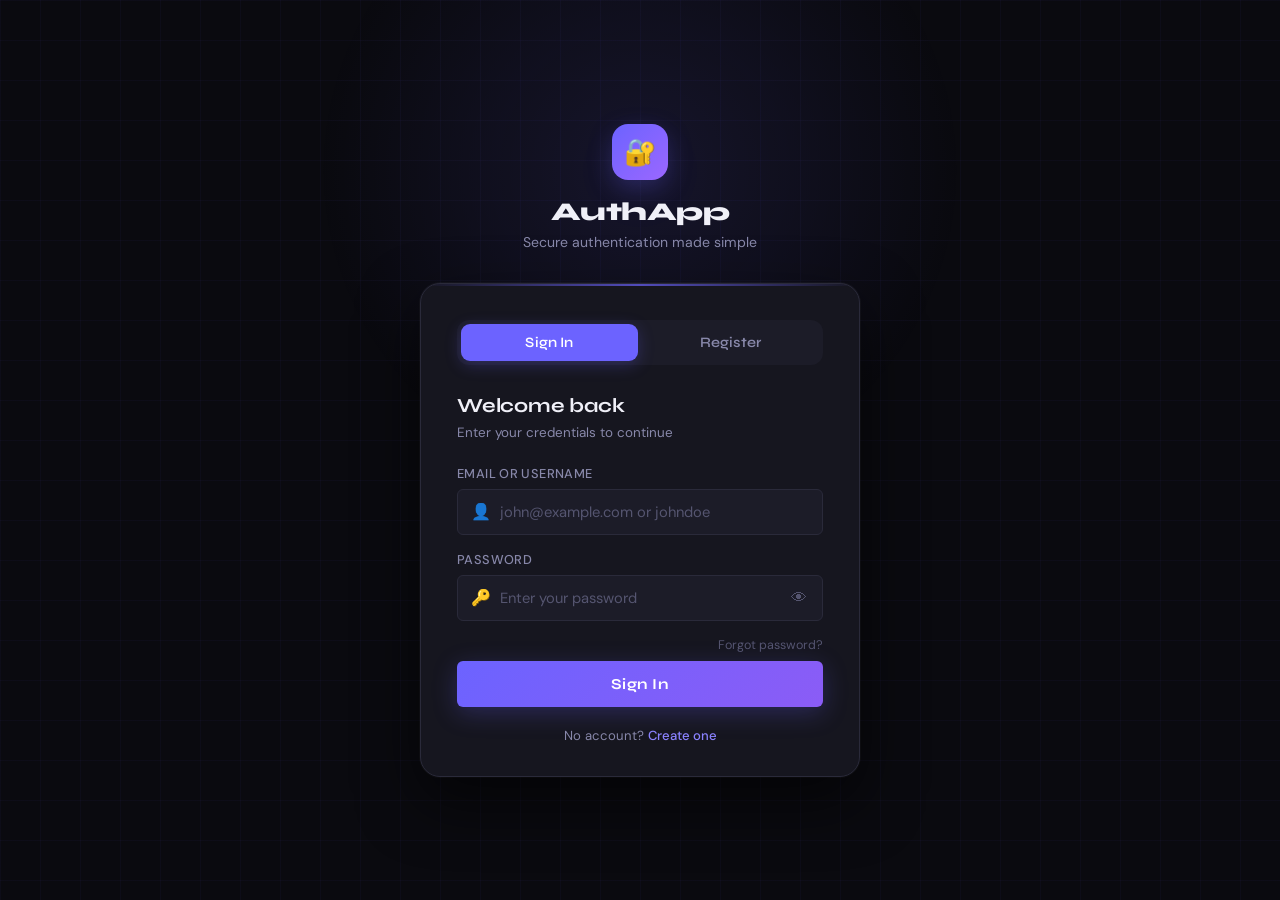
<file: auth-ui/html/index.html>
<!DOCTYPE html>
<html lang="en">
<head>
  <meta charset="UTF-8" />
  <meta name="viewport" content="width=device-width, initial-scale=1.0" />
  <title>Dashboard — AuthApp</title>
  <link rel="stylesheet" href="../css/auth.css" />
  <style>
    /* ── Index-page specific styles ──────────────────────── */
    body {
      display: block;
      overflow: auto;
      background: var(--bg-base);
    }

    .dashboard {
      min-height: 100vh;
      position: relative;
      z-index: 1;
    }

    /* Navbar */
    .navbar {
      display: flex;
      align-items: center;
      justify-content: space-between;
      padding: 16px 32px;
      background: rgba(17,17,24,0.85);
      backdrop-filter: blur(12px);
      border-bottom: 1px solid var(--border);
      position: sticky;
      top: 0;
      z-index: 100;
    }

    .nav-brand {
      display: flex;
      align-items: center;
      gap: 10px;
      font-family: var(--font-head);
      font-size: 1.1rem;
      font-weight: 800;
      color: var(--text-primary);
      letter-spacing: -0.02em;
    }

    .nav-brand .logo-mini {
      width: 34px;
      height: 34px;
      background: linear-gradient(135deg, var(--accent), #8b5cf6);
      border-radius: 9px;
      display: flex;
      align-items: center;
      justify-content: center;
      font-size: 17px;
      box-shadow: 0 4px 12px var(--accent-glow);
    }

    .nav-right {
      display: flex;
      align-items: center;
      gap: 16px;
    }

    .nav-user {
      display: flex;
      align-items: center;
      gap: 10px;
    }

    .nav-avatar {
      width: 36px;
      height: 36px;
      border-radius: 50%;
      background: linear-gradient(135deg, var(--accent), #9b67ff);
      display: flex;
      align-items: center;
      justify-content: center;
      font-size: 14px;
      font-weight: 700;
      font-family: var(--font-head);
      color: #fff;
      border: 2px solid var(--border);
    }

    .nav-name {
      font-size: 0.88rem;
      font-weight: 500;
      color: var(--text-primary);
    }

    .nav-role {
      font-size: 0.7rem;
      color: var(--accent-soft);
      background: rgba(108,99,255,0.12);
      border: 1px solid rgba(108,99,255,0.25);
      border-radius: 20px;
      padding: 2px 8px;
      font-family: var(--font-head);
    }

    .btn-logout {
      padding: 8px 18px;
      background: transparent;
      border: 1px solid var(--border);
      color: var(--text-secondary);
      border-radius: var(--radius-sm);
      font-family: var(--font-head);
      font-size: 0.82rem;
      font-weight: 600;
      cursor: pointer;
      transition: var(--transition);
    }

    .btn-logout:hover {
      border-color: var(--error);
      color: var(--error);
      background: rgba(255,90,122,0.06);
    }

    /* Hero */
    .hero {
      padding: 72px 32px 40px;
      text-align: center;
      animation: fadeUp 0.5s ease both;
    }

    .hero-badge {
      display: inline-flex;
      align-items: center;
      gap: 7px;
      padding: 5px 14px;
      background: rgba(108,99,255,0.1);
      border: 1px solid rgba(108,99,255,0.25);
      border-radius: 20px;
      font-size: 0.78rem;
      font-weight: 600;
      color: var(--accent-soft);
      font-family: var(--font-head);
      letter-spacing: 0.04em;
      margin-bottom: 24px;
    }

    .hero h2 {
      font-family: var(--font-head);
      font-size: clamp(2rem, 5vw, 3rem);
      font-weight: 800;
      letter-spacing: -0.03em;
      color: var(--text-primary);
      line-height: 1.2;
      margin-bottom: 16px;
    }

    .hero h2 span {
      background: linear-gradient(135deg, var(--accent) 0%, #c084fc 100%);
      -webkit-background-clip: text;
      -webkit-text-fill-color: transparent;
      background-clip: text;
    }

    .hero p {
      font-size: 1.05rem;
      color: var(--text-secondary);
      max-width: 480px;
      margin: 0 auto;
      line-height: 1.6;
    }

    /* Stats */
    .stats-grid {
      display: grid;
      grid-template-columns: repeat(auto-fit, minmax(200px, 1fr));
      gap: 16px;
      max-width: 900px;
      margin: 48px auto 0;
      padding: 0 32px;
      animation: fadeUp 0.6s 0.1s ease both;
    }

    .stat-card {
      background: var(--bg-card);
      border: 1px solid var(--border);
      border-radius: var(--radius-md);
      padding: 24px;
      text-align: center;
      position: relative;
      overflow: hidden;
      transition: var(--transition);
    }

    .stat-card:hover {
      border-color: var(--accent);
      transform: translateY(-2px);
      box-shadow: 0 12px 32px var(--accent-glow);
    }

    .stat-card::before {
      content: '';
      position: absolute;
      top: 0; left: 0; right: 0;
      height: 2px;
      background: linear-gradient(90deg, transparent, var(--accent), transparent);
      opacity: 0;
      transition: opacity var(--transition);
    }

    .stat-card:hover::before { opacity: 1; }

    .stat-icon { font-size: 28px; margin-bottom: 10px; }

    .stat-val {
      font-family: var(--font-head);
      font-size: 1.8rem;
      font-weight: 800;
      color: var(--text-primary);
      letter-spacing: -0.02em;
    }

    .stat-lbl {
      font-size: 0.8rem;
      color: var(--text-secondary);
      margin-top: 4px;
    }

    /* Info card */
    .info-section {
      max-width: 900px;
      margin: 36px auto 0;
      padding: 0 32px 64px;
      animation: fadeUp 0.6s 0.2s ease both;
    }

    .info-card {
      background: var(--bg-card);
      border: 1px solid var(--border);
      border-radius: var(--radius-lg);
      padding: 28px 32px;
    }

    .info-card h3 {
      font-family: var(--font-head);
      font-size: 1rem;
      font-weight: 700;
      margin-bottom: 16px;
      color: var(--text-secondary);
      letter-spacing: 0.08em;
      text-transform: uppercase;
    }

    .info-row {
      display: flex;
      align-items: center;
      justify-content: space-between;
      padding: 12px 0;
      border-bottom: 1px solid var(--border);
      font-size: 0.9rem;
    }

    .info-row:last-child { border-bottom: none; }

    .info-row .key { color: var(--text-secondary); }
    .info-row .val { color: var(--text-primary); font-weight: 500; }

    .badge-enabled {
      padding: 3px 10px;
      background: rgba(34,201,160,0.12);
      border: 1px solid rgba(34,201,160,0.3);
      border-radius: 20px;
      font-size: 0.75rem;
      color: var(--success);
      font-family: var(--font-head);
      font-weight: 600;
    }

    @media (max-width: 600px) {
      .navbar { padding: 12px 16px; }
      .hero   { padding: 40px 16px 20px; }
      .stats-grid, .info-section { padding: 0 16px; padding-bottom: 32px; }
      .nav-name { display: none; }
    }
  </style>
</head>
<body>

  <div class="toast-container" id="toast-container"></div>

  <div class="dashboard">

    <!-- Navbar -->
    <nav class="navbar">
      <div class="nav-brand">
        <div class="logo-mini">🔐</div>
        AuthApp
      </div>
      <div class="nav-right">
        <div class="nav-user">
          <div class="nav-avatar" id="nav-avatar">?</div>
          <div>
            <div class="nav-name" id="nav-name">Loading…</div>
          </div>
          <span class="nav-role" id="nav-role">—</span>
        </div>
        <button class="btn-logout" onclick="logout()">Sign Out</button>
      </div>
    </nav>

    <!-- Hero -->
    <section class="hero">
      <div class="hero-badge">✓ Authenticated Session</div>
      <h2>Welcome, <span id="hero-name">there</span>!</h2>
      <p>You've successfully signed in. Your JWT token is active and ready for API calls.</p>
    </section>

    <!-- Stats -->
    <div class="stats-grid">
      <div class="stat-card">
        <div class="stat-icon">🔑</div>
        <div class="stat-val" id="stat-token-len">—</div>
        <div class="stat-lbl">Token Length (chars)</div>
      </div>
      <div class="stat-card">
        <div class="stat-icon">🛡</div>
        <div class="stat-val" id="stat-role">—</div>
        <div class="stat-lbl">Account Role</div>
      </div>
      <div class="stat-card">
        <div class="stat-icon">✅</div>
        <div class="stat-val">Active</div>
        <div class="stat-lbl">Session Status</div>
      </div>
    </div>

    <!-- User Info -->
    <div class="info-section">
      <div class="info-card">
        <h3>Account Details</h3>
        <div class="info-row">
          <span class="key">Full Name</span>
          <span class="val" id="info-name">—</span>
        </div>
        <div class="info-row">
          <span class="key">Username</span>
          <span class="val" id="info-username">—</span>
        </div>
        <div class="info-row">
          <span class="key">Email</span>
          <span class="val" id="info-email">—</span>
        </div>
        <div class="info-row">
          <span class="key">Role</span>
          <span class="val" id="info-role">—</span>
        </div>
        <div class="info-row">
          <span class="key">Account Status</span>
          <span class="val"><span class="badge-enabled">Enabled</span></span>
        </div>
      </div>
    </div>

  </div><!-- /.dashboard -->

  <script src="../js/auth.js"></script>
  <script>
    // Populate page with session data
    document.addEventListener('DOMContentLoaded', () => {
      const token = getToken();
      const user  = getUser();

      // If not logged in, redirect back
      if (!token) {
        window.location.href = 'login.html';
        return;
      }

      const name     = user?.name     || user?.username || 'User';
      const username = user?.username || '—';
      const email    = user?.email    || '—';
      const roles    = user?.roles    || [];
      const roleStr  = roles.map(r => (r.roleName || r.name || r).replace('ROLE_', '')).join(', ') || '—';
      const initials = name.split(' ').map(w => w[0]).join('').toUpperCase().slice(0, 2);

      document.getElementById('hero-name').textContent     = name;
      document.getElementById('nav-name').textContent      = name;
      document.getElementById('nav-avatar').textContent    = initials;
      document.getElementById('nav-role').textContent      = roleStr;
      document.getElementById('info-name').textContent     = name;
      document.getElementById('info-username').textContent = username;
      document.getElementById('info-email').textContent    = email;
      document.getElementById('info-role').textContent     = roleStr;
      document.getElementById('stat-role').textContent     = roleStr;
      document.getElementById('stat-token-len').textContent = token.length;
    });
  </script>
</body>
</html>
</file>
<file: auth-ui/css/auth.css>
/* ============================================================
   AUTH UI — Elegant Dark Theme
   ============================================================ */

@import url('https://fonts.googleapis.com/css2?family=Syne:wght@400;500;600;700;800&family=DM+Sans:wght@300;400;500&display=swap');

/* ── CSS Variables ─────────────────────────────────────────── */
:root {
  --bg-base:        #0a0a0f;
  --bg-panel:       #111118;
  --bg-card:        #16161f;
  --bg-input:       #1c1c28;
  --border:         #2a2a3a;
  --border-focus:   #6c63ff;
  --accent:         #6c63ff;
  --accent-soft:    #8b83ff;
  --accent-glow:    rgba(108, 99, 255, 0.25);
  --accent-hover:   #5a52e0;
  --success:        #22c9a0;
  --error:          #ff5a7a;
  --warning:        #f5a623;
  --text-primary:   #f0f0f8;
  --text-secondary: #8888aa;
  --text-muted:     #555570;
  --radius-sm:      6px;
  --radius-md:      12px;
  --radius-lg:      20px;
  --shadow-card:    0 24px 60px rgba(0,0,0,0.6), 0 0 0 1px rgba(255,255,255,0.04);
  --shadow-glow:    0 0 40px var(--accent-glow);
  --font-head:      'Syne', sans-serif;
  --font-body:      'DM Sans', sans-serif;
  --transition:     0.25s cubic-bezier(0.4, 0, 0.2, 1);
}

/* ── Reset & Base ───────────────────────────────────────────── */
*, *::before, *::after { box-sizing: border-box; margin: 0; padding: 0; }

html { font-size: 16px; scroll-behavior: smooth; }

body {
  font-family: var(--font-body);
  background: var(--bg-base);
  color: var(--text-primary);
  min-height: 100vh;
  display: flex;
  align-items: center;
  justify-content: center;
  overflow: hidden;
  position: relative;
}

/* ── Background Grid & Glow ─────────────────────────────────── */
body::before {
  content: '';
  position: fixed;
  inset: 0;
  background-image:
    linear-gradient(rgba(108,99,255,0.04) 1px, transparent 1px),
    linear-gradient(90deg, rgba(108,99,255,0.04) 1px, transparent 1px);
  background-size: 40px 40px;
  pointer-events: none;
  z-index: 0;
}

body::after {
  content: '';
  position: fixed;
  top: -20%;
  left: 50%;
  transform: translateX(-50%);
  width: 700px;
  height: 700px;
  background: radial-gradient(circle, rgba(108,99,255,0.12) 0%, transparent 65%);
  pointer-events: none;
  z-index: 0;
}

/* ── Auth Wrapper ───────────────────────────────────────────── */
.auth-wrapper {
  position: relative;
  z-index: 1;
  width: 100%;
  max-width: 480px;
  padding: 20px;
  animation: fadeUp 0.6s cubic-bezier(0.4, 0, 0.2, 1) both;
}

@keyframes fadeUp {
  from { opacity: 0; transform: translateY(28px); }
  to   { opacity: 1; transform: translateY(0); }
}

/* ── Logo / Brand ───────────────────────────────────────────── */
.auth-brand {
  text-align: center;
  margin-bottom: 32px;
}

.auth-brand .logo-icon {
  display: inline-flex;
  align-items: center;
  justify-content: center;
  width: 56px;
  height: 56px;
  background: linear-gradient(135deg, var(--accent) 0%, #9b67ff 100%);
  border-radius: 16px;
  margin-bottom: 16px;
  box-shadow: 0 8px 24px var(--accent-glow);
  font-size: 26px;
}

.auth-brand h1 {
  font-family: var(--font-head);
  font-size: 1.6rem;
  font-weight: 800;
  letter-spacing: -0.02em;
  color: var(--text-primary);
}

.auth-brand p {
  font-size: 0.88rem;
  color: var(--text-secondary);
  margin-top: 6px;
}

/* ── Card ───────────────────────────────────────────────────── */
.auth-card {
  background: var(--bg-card);
  border: 1px solid var(--border);
  border-radius: var(--radius-lg);
  padding: 36px 36px 32px;
  box-shadow: var(--shadow-card);
  position: relative;
  overflow: hidden;
}

.auth-card::before {
  content: '';
  position: absolute;
  top: 0; left: 0; right: 0;
  height: 2px;
  background: linear-gradient(90deg, transparent, var(--accent), transparent);
  opacity: 0.7;
}

/* ── Tabs ───────────────────────────────────────────────────── */
.auth-tabs {
  display: flex;
  background: var(--bg-input);
  border-radius: var(--radius-md);
  padding: 4px;
  margin-bottom: 28px;
  gap: 4px;
}

.auth-tab {
  flex: 1;
  padding: 10px 0;
  border: none;
  background: transparent;
  color: var(--text-secondary);
  font-family: var(--font-head);
  font-size: 0.9rem;
  font-weight: 600;
  cursor: pointer;
  border-radius: 9px;
  transition: var(--transition);
  letter-spacing: 0.01em;
}

.auth-tab:hover { color: var(--text-primary); }

.auth-tab.active {
  background: var(--accent);
  color: #fff;
  box-shadow: 0 4px 16px var(--accent-glow);
}

/* ── Forms ──────────────────────────────────────────────────── */
.auth-form { display: none; }
.auth-form.active {
  display: block;
  animation: formIn 0.35s cubic-bezier(0.4, 0, 0.2, 1) both;
}

@keyframes formIn {
  from { opacity: 0; transform: translateX(12px); }
  to   { opacity: 1; transform: translateX(0); }
}

.form-title {
  font-family: var(--font-head);
  font-size: 1.25rem;
  font-weight: 700;
  margin-bottom: 6px;
  letter-spacing: -0.01em;
}

.form-subtitle {
  font-size: 0.84rem;
  color: var(--text-secondary);
  margin-bottom: 24px;
}

/* ── Field Groups ───────────────────────────────────────────── */
.field-group {
  display: flex;
  flex-direction: column;
  gap: 16px;
  margin-bottom: 24px;
}

.field-row {
  display: grid;
  grid-template-columns: 1fr 1fr;
  gap: 12px;
}

.field {
  display: flex;
  flex-direction: column;
  gap: 7px;
}

.field label {
  font-size: 0.8rem;
  font-weight: 500;
  color: var(--text-secondary);
  letter-spacing: 0.03em;
  text-transform: uppercase;
}

.input-wrap {
  position: relative;
  display: flex;
  align-items: center;
}

.input-wrap .icon {
  position: absolute;
  left: 14px;
  color: var(--text-muted);
  font-size: 16px;
  pointer-events: none;
  transition: color var(--transition);
}

.input-wrap input {
  width: 100%;
  background: var(--bg-input);
  border: 1px solid var(--border);
  color: var(--text-primary);
  font-family: var(--font-body);
  font-size: 0.92rem;
  padding: 12px 14px 12px 42px;
  border-radius: var(--radius-sm);
  outline: none;
  transition: border-color var(--transition), box-shadow var(--transition), background var(--transition);
}

.input-wrap input::placeholder { color: var(--text-muted); }

.input-wrap input:focus {
  border-color: var(--border-focus);
  box-shadow: 0 0 0 3px var(--accent-glow);
  background: #1f1f2d;
}

.input-wrap input:focus + .icon,
.input-wrap:focus-within .icon {
  color: var(--accent-soft);
}

.input-wrap .eye-toggle {
  position: absolute;
  right: 12px;
  background: none;
  border: none;
  cursor: pointer;
  color: var(--text-muted);
  font-size: 16px;
  padding: 4px;
  display: flex;
  align-items: center;
  transition: color var(--transition);
}

.input-wrap .eye-toggle:hover { color: var(--text-secondary); }

.input-wrap input.has-toggle { padding-right: 42px; }

/* Error state */
.field.has-error .input-wrap input {
  border-color: var(--error);
  box-shadow: 0 0 0 3px rgba(255,90,122,0.15);
}

.field-error {
  font-size: 0.75rem;
  color: var(--error);
  display: none;
  align-items: center;
  gap: 5px;
}

.field.has-error .field-error { display: flex; }

/* ── Role Selector ──────────────────────────────────────────── */
.role-select {
  display: flex;
  gap: 10px;
}

.role-option {
  flex: 1;
  position: relative;
}

.role-option input[type="radio"] {
  position: absolute;
  opacity: 0;
  width: 0;
  height: 0;
}

.role-option label {
  display: flex;
  align-items: center;
  justify-content: center;
  gap: 8px;
  padding: 11px 12px;
  background: var(--bg-input);
  border: 1px solid var(--border);
  border-radius: var(--radius-sm);
  cursor: pointer;
  font-size: 0.84rem;
  font-weight: 500;
  color: var(--text-secondary);
  transition: var(--transition);
  text-transform: none;
  letter-spacing: 0;
}

.role-option input:checked + label {
  border-color: var(--accent);
  color: var(--accent-soft);
  background: rgba(108,99,255,0.1);
}

.role-option label:hover {
  border-color: #3a3a50;
  color: var(--text-primary);
}

/* ── Submit Button ──────────────────────────────────────────── */
.btn-submit {
  width: 100%;
  padding: 14px;
  background: linear-gradient(135deg, var(--accent) 0%, #8b5cf6 100%);
  color: #fff;
  border: none;
  border-radius: var(--radius-sm);
  font-family: var(--font-head);
  font-size: 0.95rem;
  font-weight: 700;
  letter-spacing: 0.02em;
  cursor: pointer;
  transition: var(--transition);
  position: relative;
  overflow: hidden;
  display: flex;
  align-items: center;
  justify-content: center;
  gap: 10px;
  box-shadow: 0 6px 24px var(--accent-glow);
}

.btn-submit:hover {
  transform: translateY(-1px);
  box-shadow: 0 10px 32px rgba(108,99,255,0.4);
}

.btn-submit:active { transform: translateY(0); }

.btn-submit.loading {
  pointer-events: none;
  opacity: 0.85;
}

.btn-submit .btn-text { transition: opacity var(--transition); }
.btn-submit .btn-spinner { display: none; }
.btn-submit.loading .btn-text { opacity: 0; }
.btn-submit.loading .btn-spinner {
  display: flex;
  position: absolute;
}

.spinner {
  width: 20px;
  height: 20px;
  border: 2.5px solid rgba(255,255,255,0.3);
  border-top-color: #fff;
  border-radius: 50%;
  animation: spin 0.7s linear infinite;
}

@keyframes spin { to { transform: rotate(360deg); } }

/* ── Divider ────────────────────────────────────────────────── */
.divider {
  display: flex;
  align-items: center;
  gap: 12px;
  margin: 20px 0;
  color: var(--text-muted);
  font-size: 0.78rem;
}

.divider::before, .divider::after {
  content: '';
  flex: 1;
  height: 1px;
  background: var(--border);
}

/* ── Footer Link ────────────────────────────────────────────── */
.auth-footer {
  text-align: center;
  font-size: 0.82rem;
  color: var(--text-secondary);
  margin-top: 20px;
}

.auth-footer a, .link-btn {
  color: var(--accent-soft);
  text-decoration: none;
  font-weight: 500;
  background: none;
  border: none;
  cursor: pointer;
  font-family: inherit;
  font-size: inherit;
  transition: color var(--transition);
}

.auth-footer a:hover, .link-btn:hover { color: #fff; }

/* ── Forgot password row ────────────────────────────────────── */
.field-extras {
  display: flex;
  justify-content: flex-end;
  margin-top: -8px;
  margin-bottom: 8px;
}

.field-extras a {
  font-size: 0.78rem;
  color: var(--text-muted);
  text-decoration: none;
  transition: color var(--transition);
}

.field-extras a:hover { color: var(--accent-soft); }

/* ── Toast ──────────────────────────────────────────────────── */
.toast-container {
  position: fixed;
  top: 20px;
  right: 20px;
  z-index: 9999;
  display: flex;
  flex-direction: column;
  gap: 10px;
  pointer-events: none;
}

.toast {
  display: flex;
  align-items: center;
  gap: 12px;
  padding: 14px 18px;
  background: var(--bg-card);
  border: 1px solid var(--border);
  border-radius: var(--radius-md);
  box-shadow: 0 12px 40px rgba(0,0,0,0.5);
  font-size: 0.88rem;
  color: var(--text-primary);
  min-width: 280px;
  max-width: 380px;
  pointer-events: all;
  animation: toastIn 0.35s cubic-bezier(0.4,0,0.2,1) both;
  border-left: 3px solid var(--border);
}

.toast.success { border-left-color: var(--success); }
.toast.error   { border-left-color: var(--error); }
.toast.warning { border-left-color: var(--warning); }

.toast-icon { font-size: 18px; flex-shrink: 0; }
.toast.success .toast-icon { color: var(--success); }
.toast.error   .toast-icon { color: var(--error); }
.toast.warning .toast-icon { color: var(--warning); }

.toast-body { flex: 1; }
.toast-title { font-weight: 600; font-size: 0.88rem; }
.toast-msg   { font-size: 0.8rem; color: var(--text-secondary); margin-top: 2px; }

@keyframes toastIn {
  from { opacity: 0; transform: translateX(20px); }
  to   { opacity: 1; transform: translateX(0); }
}

@keyframes toastOut {
  from { opacity: 1; transform: translateX(0); max-height: 100px; }
  to   { opacity: 0; transform: translateX(20px); max-height: 0; padding: 0; margin: 0; }
}

.toast.hide { animation: toastOut 0.3s ease forwards; }

/* ── Password Strength ──────────────────────────────────────── */
.strength-bar {
  margin-top: 6px;
  display: flex;
  gap: 4px;
}

.strength-bar span {
  flex: 1;
  height: 3px;
  border-radius: 3px;
  background: var(--border);
  transition: background 0.3s;
}

.strength-bar.weak   span:nth-child(1)           { background: var(--error); }
.strength-bar.fair   span:nth-child(-n+2)        { background: var(--warning); }
.strength-bar.good   span:nth-child(-n+3)        { background: #6ee7b7; }
.strength-bar.strong span                        { background: var(--success); }

.strength-label {
  font-size: 0.72rem;
  color: var(--text-muted);
  margin-top: 4px;
}

/* ── Responsive ─────────────────────────────────────────────── */
@media (max-width: 500px) {
  .auth-card { padding: 24px 20px; }
  .field-row { grid-template-columns: 1fr; }
  .auth-brand h1 { font-size: 1.3rem; }
}
</file>
